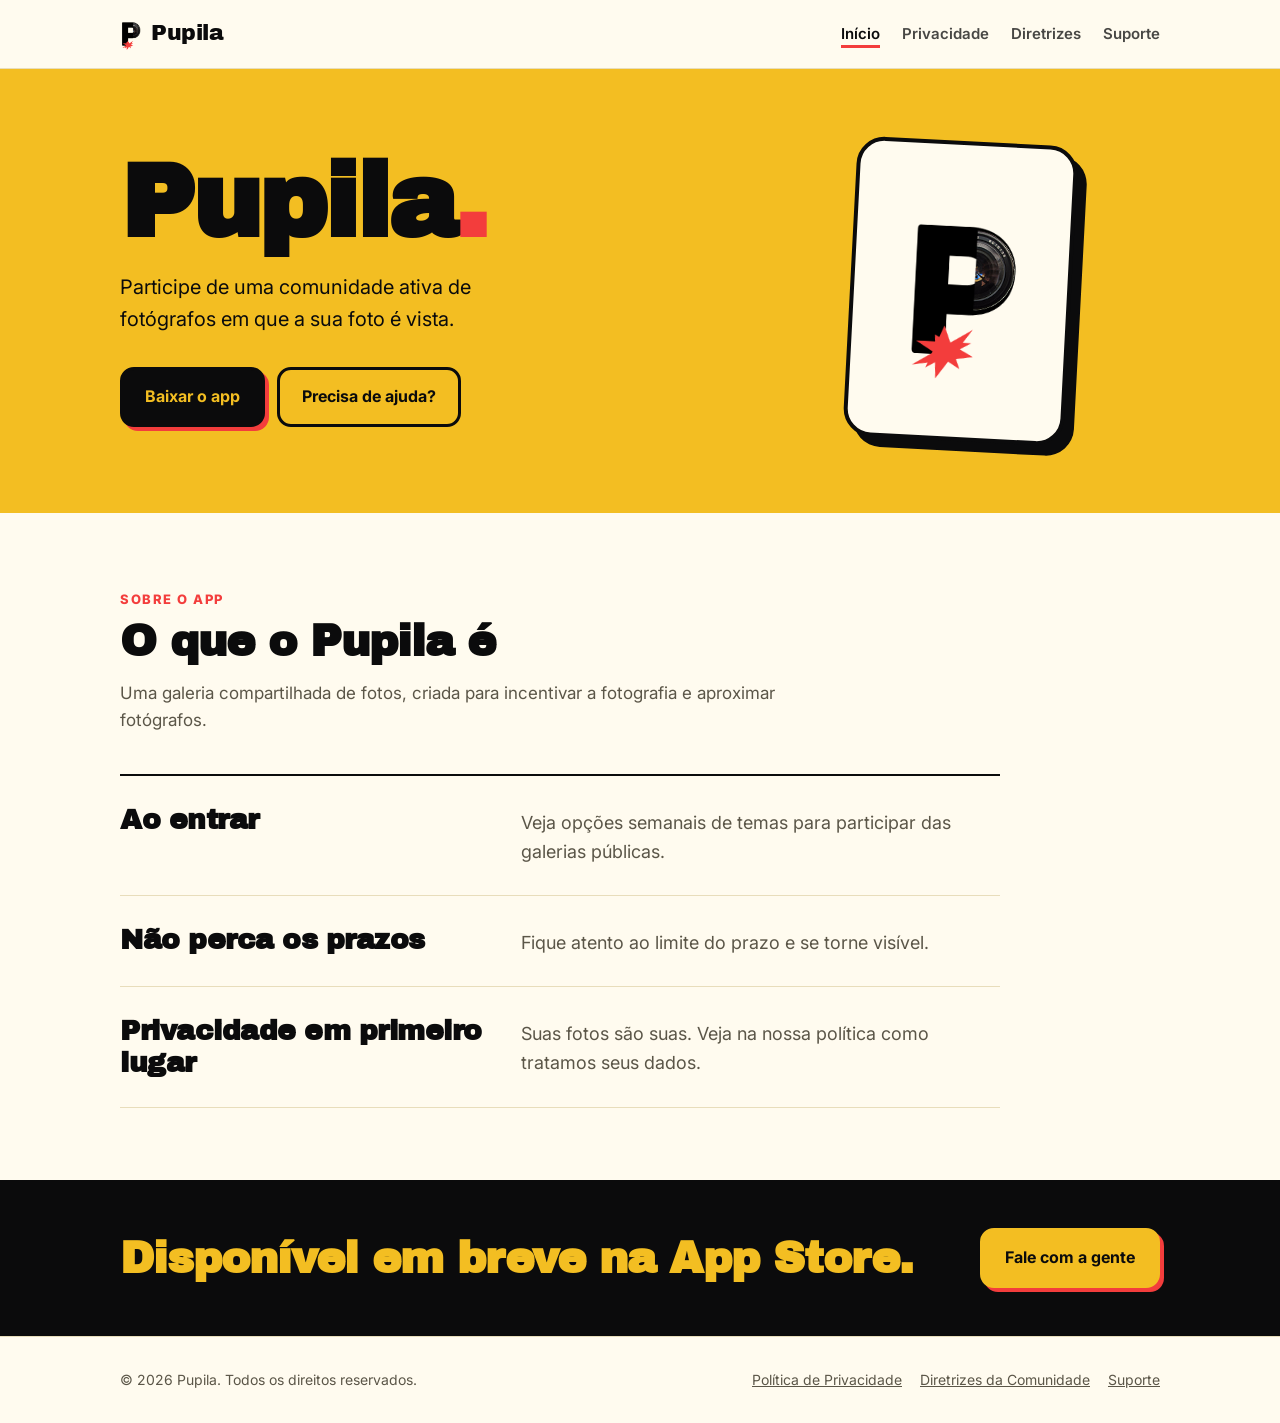
<file: index.html>
<!doctype html>
<html lang="pt-BR">
<head>
<meta charset="utf-8">
<meta name="viewport" content="width=device-width, initial-scale=1">

<title>Pupila</title>
<meta name="description" content="Pupila — informações sobre o app, política de privacidade e suporte.">
<link rel="icon" type="image/png" href="assets/favicon.png">
<link rel="apple-touch-icon" href="assets/apple-touch-icon.png">
<meta name="theme-color" content="#F3BE22">
<link rel="preconnect" href="https://fonts.googleapis.com">
<link rel="preconnect" href="https://fonts.gstatic.com" crossorigin>
<link href="https://fonts.googleapis.com/css2?family=Archivo+Black&family=Inter:wght@400;600;700;800&display=swap" rel="stylesheet">
<link rel="stylesheet" href="style.css">
</head>
<body>
<header class="topo">
  <div class="wrap">
    <a class="marca" href="index.html"><img src="assets/logo.png" alt="Logo do Pupila"><span>Pupila</span></a>
    <nav class="nav">
      <a href="index.html" aria-current="page">Início</a>
      <a href="privacidade.html">Privacidade</a>
      <a href="diretrizes.html">Diretrizes</a>
      <a href="suporte.html">Suporte</a>
    </nav>
  </div>
</header>
<main>
  <section class="hero">
    <div class="wrap">
      <div>
        
        <h1>Pupila<span>.</span></h1>
        <p class="lead"> Participe de uma comunidade ativa de fotógrafos em que a sua foto é vista. </p>
        <div class="botoes">
          <a class="btn btn-escuro" href="#baixar">Baixar o app</a>
          <a class="btn btn-claro" href="suporte.html">Precisa de ajuda?</a>
        </div>
      </div>
      <div class="logo-grande"><img src="assets/logo.png" alt="Logo do Pupila: a letra P com uma lente de câmera"></div>
    </div>
  </section>

  <section class="bloco" id="sobre">
    <div class="wrap">
      <span class="etiqueta">Sobre o app</span>
      <h2>O que o Pupila é</h2>
      <p class="sub">Uma galeria compartilhada de fotos, criada para incentivar a fotografia e aproximar fotógrafos. </p>
      <div class="lista">
        <div class="item"><h3>Ao entrar</h3><p>Veja opções semanais de temas para participar das galerias públicas. </p></div>
        <div class="item"><h3>Não perca os prazos</h3><p>Fique atento ao limite do prazo e se torne visível.</p></div>
        <div class="item"><h3>Privacidade em primeiro lugar</h3><p>Suas fotos são suas. Veja na nossa política como tratamos seus dados.</p></div>
      </div>
    </div>
  </section>

  <section class="faixa" id="baixar">
    <div class="wrap">
      <h2>Disponível em breve na App Store.</h2>
      <!-- Quando o app for publicado, troque o href abaixo pelo link da App Store -->
      <a class="btn" href="suporte.html">Fale com a gente</a>
    </div>
  </section>
</main>
<footer class="rodape">
  <div class="wrap">
    <span>© <span id="ano">2026</span> Pupila. Todos os direitos reservados.</span>
    <nav><a href="privacidade.html">Política de Privacidade</a><a href="diretrizes.html">Diretrizes da Comunidade</a><a href="suporte.html">Suporte</a></nav>
  </div>
</footer>
<script>document.getElementById("ano").textContent = new Date().getFullYear();</script>
</body>
</html>
</file>
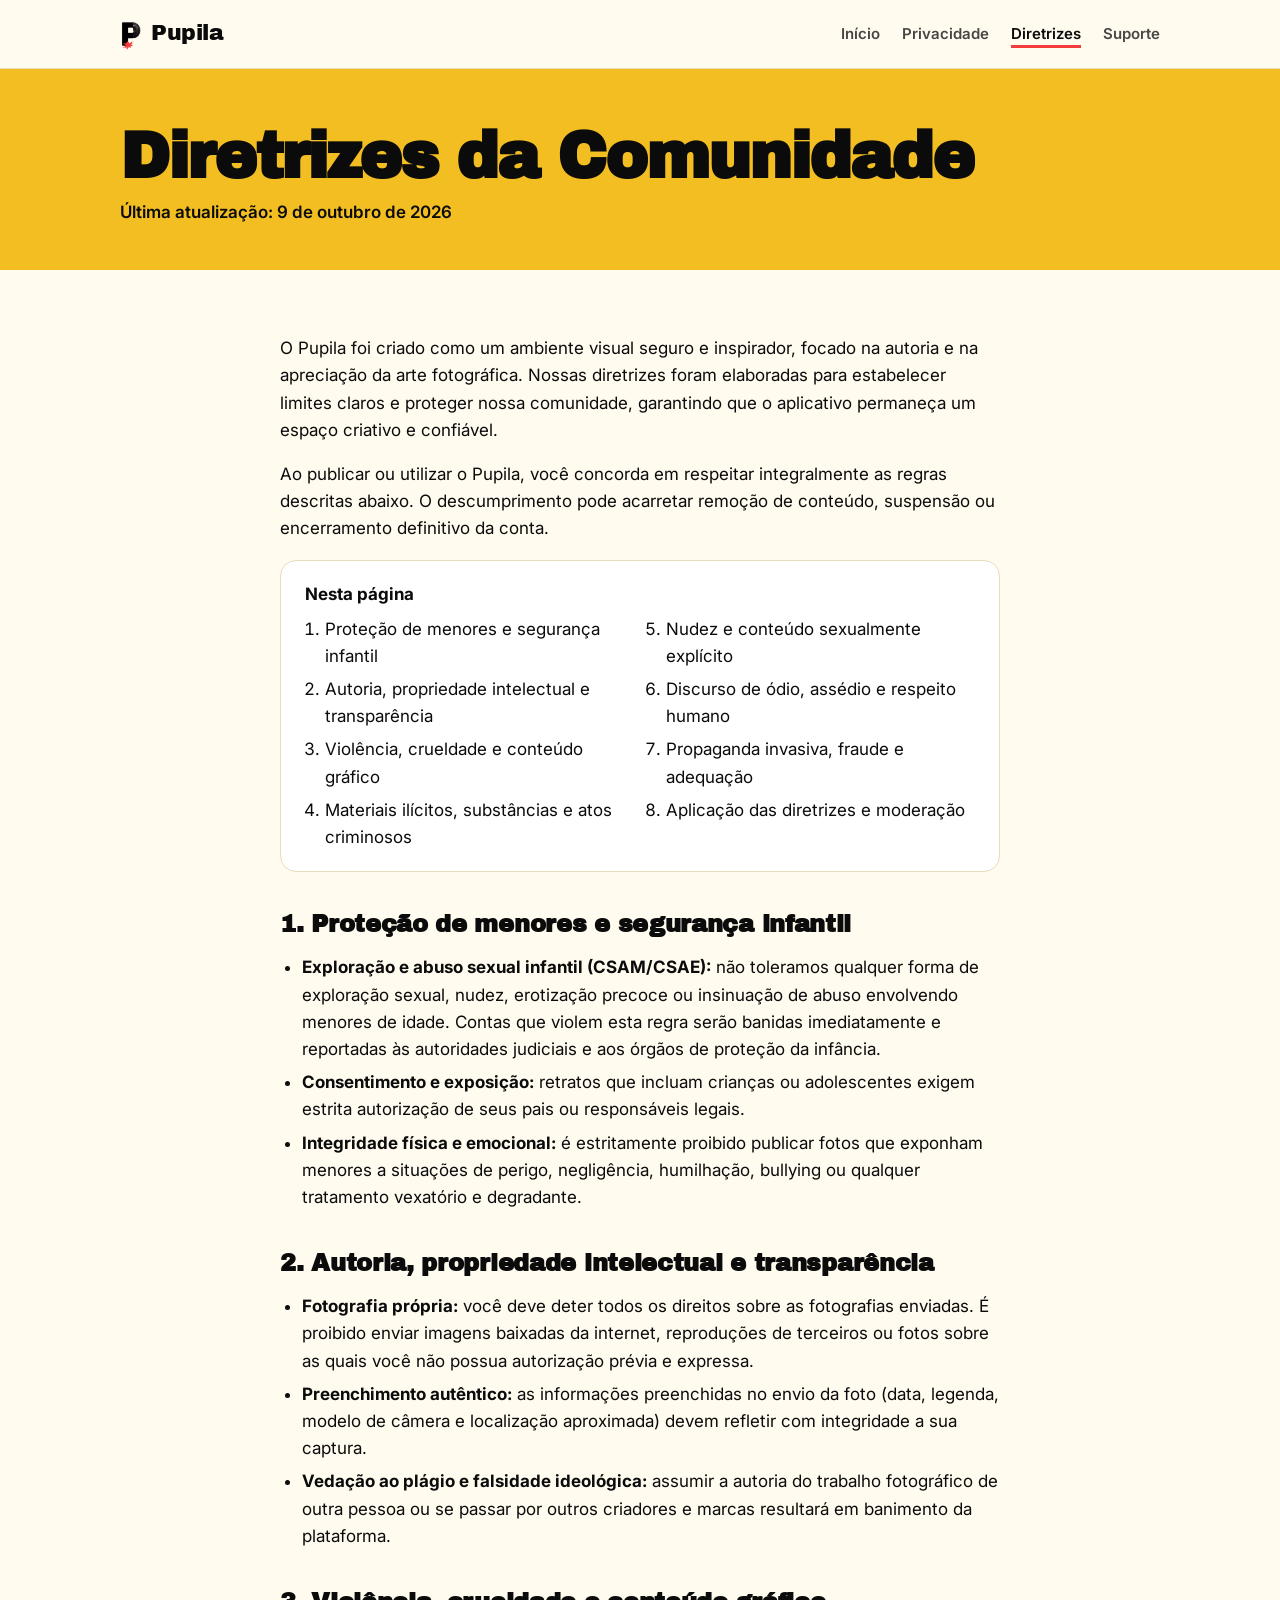
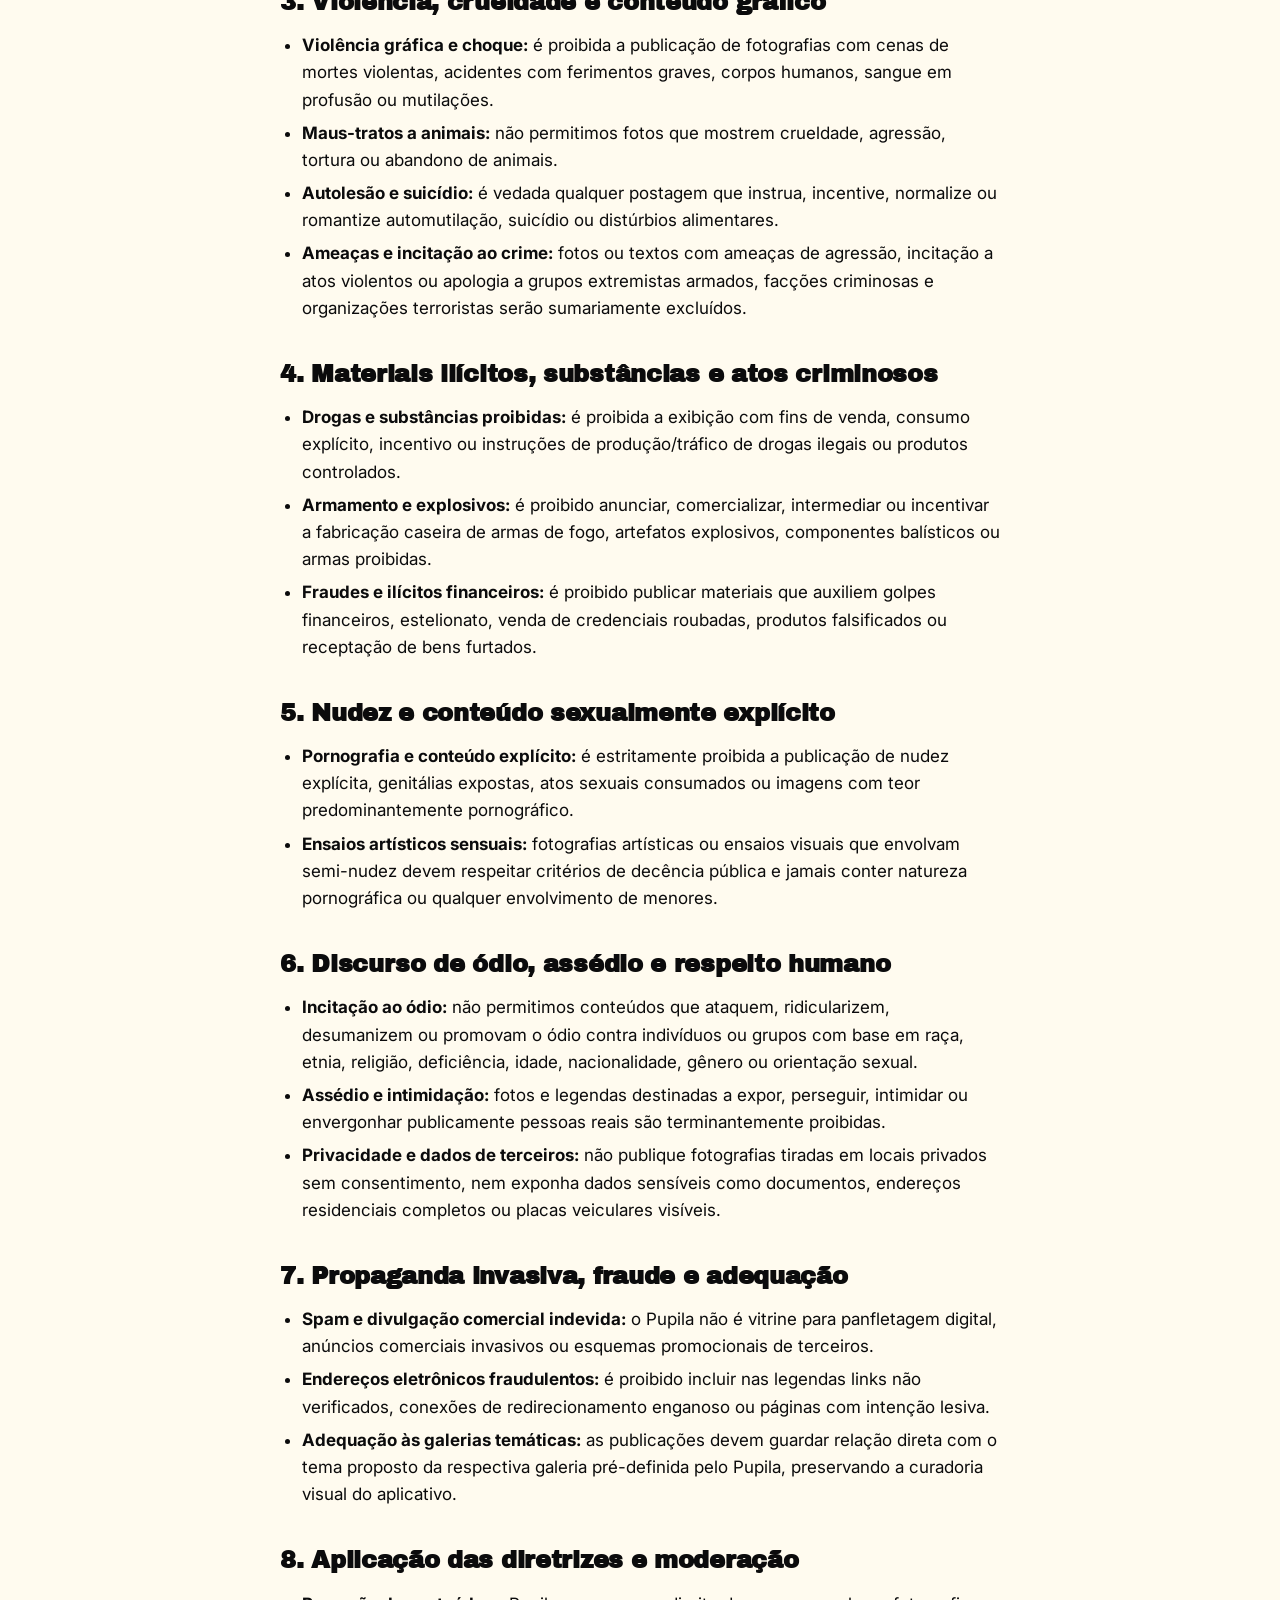
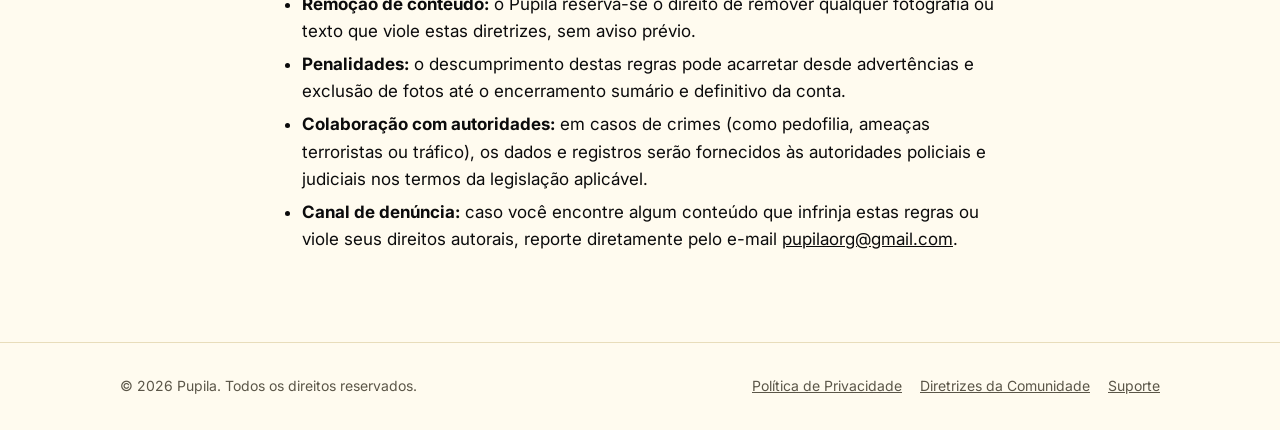
<file: diretrizes.html>
<!doctype html>
<html lang="pt-BR">
<head>
<meta charset="utf-8">
<meta name="viewport" content="width=device-width, initial-scale=1">
<title>Diretrizes da Comunidade · Pupila</title>
<meta name="description" content="Diretrizes da Comunidade do app Pupila.">
<link rel="icon" type="image/png" href="assets/favicon.png">
<link rel="apple-touch-icon" href="assets/apple-touch-icon.png">
<meta name="theme-color" content="#F3BE22">
<link rel="preconnect" href="https://fonts.googleapis.com">
<link rel="preconnect" href="https://fonts.gstatic.com" crossorigin>
<link href="https://fonts.googleapis.com/css2?family=Archivo+Black&family=Inter:wght@400;600;700;800&display=swap" rel="stylesheet">
<link rel="stylesheet" href="style.css">
</head>
<body>
<header class="topo">
  <div class="wrap">
    <a class="marca" href="index.html"><img src="assets/logo.png" alt="Logo do Pupila"><span>Pupila</span></a>
    <nav class="nav">
      <a href="index.html">Início</a>
      <a href="privacidade.html">Privacidade</a>
      <a href="diretrizes.html" aria-current="page">Diretrizes</a>
      <a href="suporte.html">Suporte</a>
    </nav>
  </div>
</header>
<main>
  <div class="cabeca-pagina"><div class="wrap">
    <h1>Diretrizes da Comunidade</h1>
    <p>Última atualização: 9 de outubro de 2026</p>
  </div></div>

  <article class="wrap texto">
    <p>O Pupila foi criado como um ambiente visual seguro e inspirador, focado na autoria e na apreciação da arte fotográfica. Nossas diretrizes foram elaboradas para estabelecer limites claros e proteger nossa comunidade, garantindo que o aplicativo permaneça um espaço criativo e confiável.</p>
    <p>Ao publicar ou utilizar o Pupila, você concorda em respeitar integralmente as regras descritas abaixo. O descumprimento pode acarretar remoção de conteúdo, suspensão ou encerramento definitivo da conta.</p>

    <nav class="indice" aria-label="Índice">
      <strong>Nesta página</strong>
      <ol>
        <li><a href="#menores">Proteção de menores e segurança infantil</a></li>
        <li><a href="#autoria">Autoria, propriedade intelectual e transparência</a></li>
        <li><a href="#violencia">Violência, crueldade e conteúdo gráfico</a></li>
        <li><a href="#ilicitos">Materiais ilícitos, substâncias e atos criminosos</a></li>
        <li><a href="#nudez">Nudez e conteúdo sexualmente explícito</a></li>
        <li><a href="#odio">Discurso de ódio, assédio e respeito humano</a></li>
        <li><a href="#spam">Propaganda invasiva, fraude e adequação</a></li>
        <li><a href="#moderacao">Aplicação das diretrizes e moderação</a></li>
      </ol>
    </nav>

    <h2 id="menores">1. Proteção de menores e segurança infantil</h2>
    <ul>
      <li><strong>Exploração e abuso sexual infantil (CSAM/CSAE):</strong> não toleramos qualquer forma de exploração sexual, nudez, erotização precoce ou insinuação de abuso envolvendo menores de idade. Contas que violem esta regra serão banidas imediatamente e reportadas às autoridades judiciais e aos órgãos de proteção da infância.</li>
      <li><strong>Consentimento e exposição:</strong> retratos que incluam crianças ou adolescentes exigem estrita autorização de seus pais ou responsáveis legais.</li>
      <li><strong>Integridade física e emocional:</strong> é estritamente proibido publicar fotos que exponham menores a situações de perigo, negligência, humilhação, bullying ou qualquer tratamento vexatório e degradante.</li>
    </ul>

    <h2 id="autoria">2. Autoria, propriedade intelectual e transparência</h2>
    <ul>
      <li><strong>Fotografia própria:</strong> você deve deter todos os direitos sobre as fotografias enviadas. É proibido enviar imagens baixadas da internet, reproduções de terceiros ou fotos sobre as quais você não possua autorização prévia e expressa.</li>
      <li><strong>Preenchimento autêntico:</strong> as informações preenchidas no envio da foto (data, legenda, modelo de câmera e localização aproximada) devem refletir com integridade a sua captura.</li>
      <li><strong>Vedação ao plágio e falsidade ideológica:</strong> assumir a autoria do trabalho fotográfico de outra pessoa ou se passar por outros criadores e marcas resultará em banimento da plataforma.</li>
    </ul>

    <h2 id="violencia">3. Violência, crueldade e conteúdo gráfico</h2>
    <ul>
      <li><strong>Violência gráfica e choque:</strong> é proibida a publicação de fotografias com cenas de mortes violentas, acidentes com ferimentos graves, corpos humanos, sangue em profusão ou mutilações.</li>
      <li><strong>Maus-tratos a animais:</strong> não permitimos fotos que mostrem crueldade, agressão, tortura ou abandono de animais.</li>
      <li><strong>Autolesão e suicídio:</strong> é vedada qualquer postagem que instrua, incentive, normalize ou romantize automutilação, suicídio ou distúrbios alimentares.</li>
      <li><strong>Ameaças e incitação ao crime:</strong> fotos ou textos com ameaças de agressão, incitação a atos violentos ou apologia a grupos extremistas armados, facções criminosas e organizações terroristas serão sumariamente excluídos.</li>
    </ul>

    <h2 id="ilicitos">4. Materiais ilícitos, substâncias e atos criminosos</h2>
    <ul>
      <li><strong>Drogas e substâncias proibidas:</strong> é proibida a exibição com fins de venda, consumo explícito, incentivo ou instruções de produção/tráfico de drogas ilegais ou produtos controlados.</li>
      <li><strong>Armamento e explosivos:</strong> é proibido anunciar, comercializar, intermediar ou incentivar a fabricação caseira de armas de fogo, artefatos explosivos, componentes balísticos ou armas proibidas.</li>
      <li><strong>Fraudes e ilícitos financeiros:</strong> é proibido publicar materiais que auxiliem golpes financeiros, estelionato, venda de credenciais roubadas, produtos falsificados ou receptação de bens furtados.</li>
    </ul>

    <h2 id="nudez">5. Nudez e conteúdo sexualmente explícito</h2>
    <ul>
      <li><strong>Pornografia e conteúdo explícito:</strong> é estritamente proibida a publicação de nudez explícita, genitálias expostas, atos sexuais consumados ou imagens com teor predominantemente pornográfico.</li>
      <li><strong>Ensaios artísticos sensuais:</strong> fotografias artísticas ou ensaios visuais que envolvam semi-nudez devem respeitar critérios de decência pública e jamais conter natureza pornográfica ou qualquer envolvimento de menores.</li>
    </ul>

    <h2 id="odio">6. Discurso de ódio, assédio e respeito humano</h2>
    <ul>
      <li><strong>Incitação ao ódio:</strong> não permitimos conteúdos que ataquem, ridicularizem, desumanizem ou promovam o ódio contra indivíduos ou grupos com base em raça, etnia, religião, deficiência, idade, nacionalidade, gênero ou orientação sexual.</li>
      <li><strong>Assédio e intimidação:</strong> fotos e legendas destinadas a expor, perseguir, intimidar ou envergonhar publicamente pessoas reais são terminantemente proibidas.</li>
      <li><strong>Privacidade e dados de terceiros:</strong> não publique fotografias tiradas em locais privados sem consentimento, nem exponha dados sensíveis como documentos, endereços residenciais completos ou placas veiculares visíveis.</li>
    </ul>

    <h2 id="spam">7. Propaganda invasiva, fraude e adequação</h2>
    <ul>
      <li><strong>Spam e divulgação comercial indevida:</strong> o Pupila não é vitrine para panfletagem digital, anúncios comerciais invasivos ou esquemas promocionais de terceiros.</li>
      <li><strong>Endereços eletrônicos fraudulentos:</strong> é proibido incluir nas legendas links não verificados, conexões de redirecionamento enganoso ou páginas com intenção lesiva.</li>
      <li><strong>Adequação às galerias temáticas:</strong> as publicações devem guardar relação direta com o tema proposto da respectiva galeria pré-definida pelo Pupila, preservando a curadoria visual do aplicativo.</li>
    </ul>

    <h2 id="moderacao">8. Aplicação das diretrizes e moderação</h2>
    <ul>
      <li><strong>Remoção de conteúdo:</strong> o Pupila reserva-se o direito de remover qualquer fotografia ou texto que viole estas diretrizes, sem aviso prévio.</li>
      <li><strong>Penalidades:</strong> o descumprimento destas regras pode acarretar desde advertências e exclusão de fotos até o encerramento sumário e definitivo da conta.</li>
      <li><strong>Colaboração com autoridades:</strong> em casos de crimes (como pedofilia, ameaças terroristas ou tráfico), os dados e registros serão fornecidos às autoridades policiais e judiciais nos termos da legislação aplicável.</li>
      <li><strong>Canal de denúncia:</strong> caso você encontre algum conteúdo que infrinja estas regras ou viole seus direitos autorais, reporte diretamente pelo e-mail <a href="mailto:pupilaorg@gmail.com">pupilaorg@gmail.com</a>.</li>
    </ul>
  </article>
</main>
<footer class="rodape">
  <div class="wrap">
    <span>© <span id="ano">2026</span> Pupila. Todos os direitos reservados.</span>
    <nav><a href="privacidade.html">Política de Privacidade</a><a href="diretrizes.html">Diretrizes da Comunidade</a><a href="suporte.html">Suporte</a></nav>
  </div>
</footer>
<script>document.getElementById("ano").textContent = new Date().getFullYear();</script>
</body>
</html>
</file>
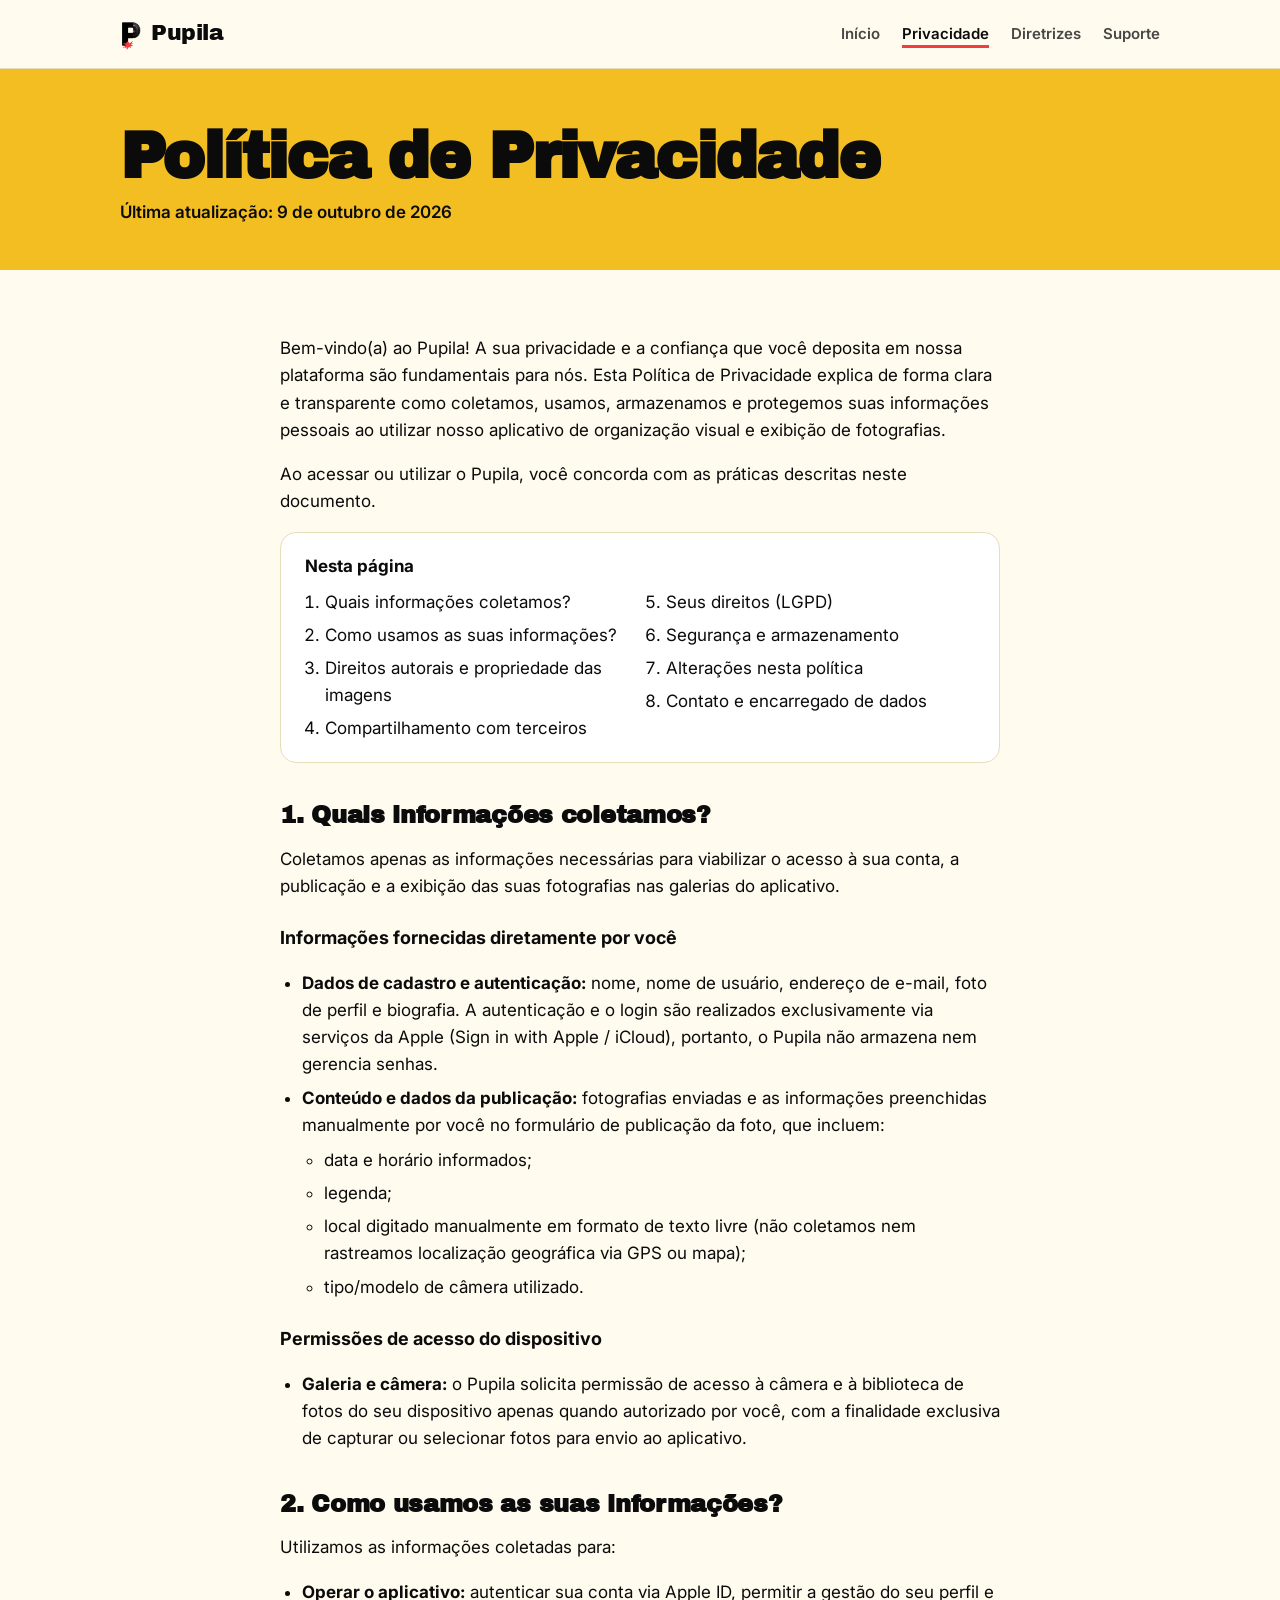
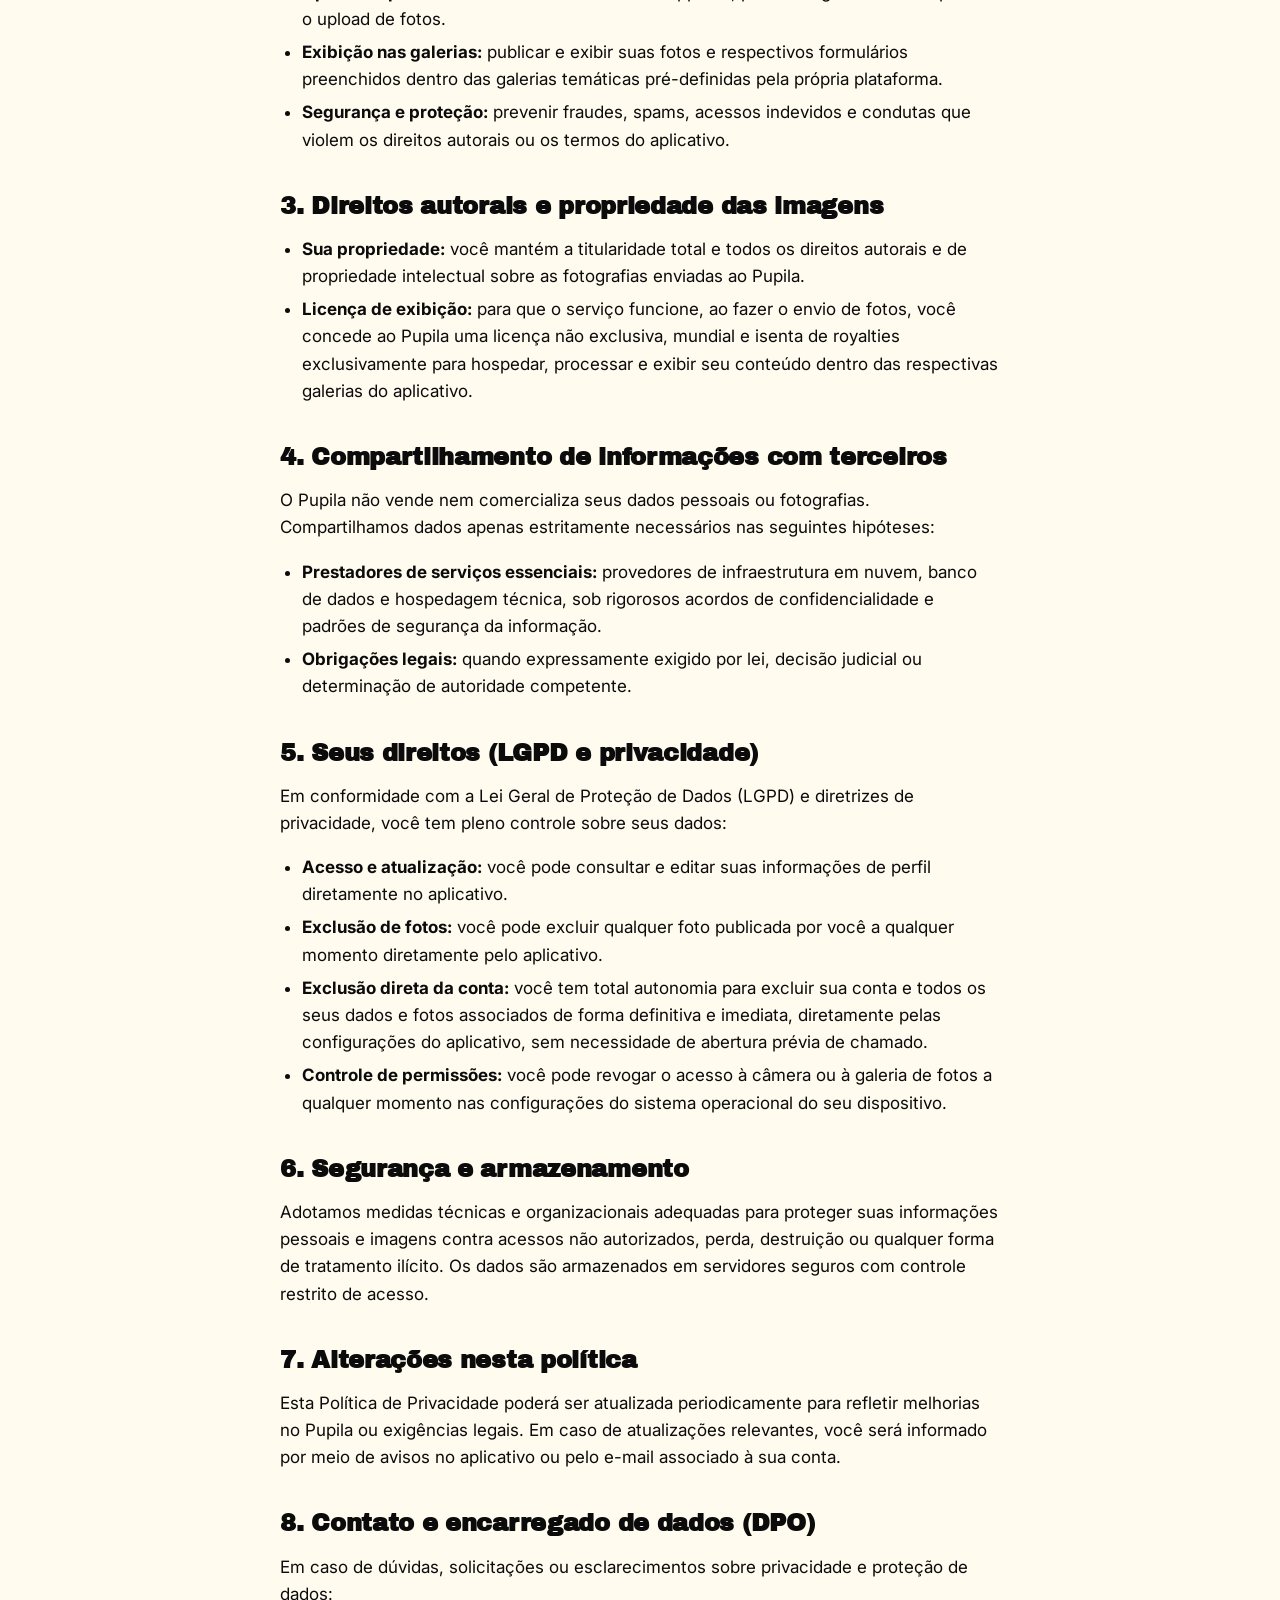
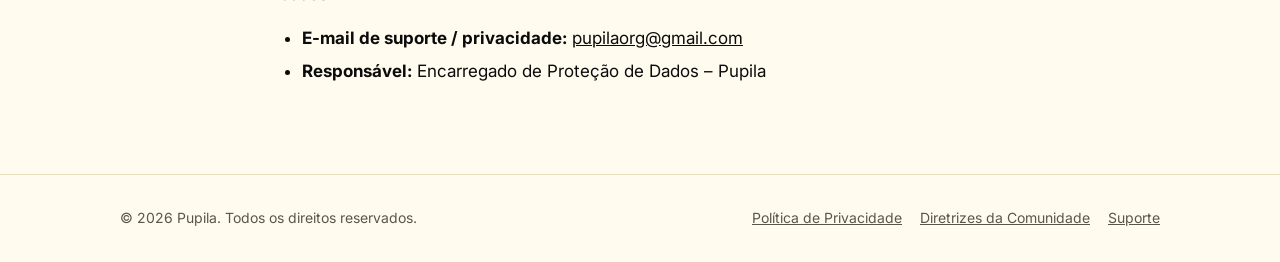
<file: privacidade.html>
<!doctype html>
<html lang="pt-BR">
<head>
<meta charset="utf-8">
<meta name="viewport" content="width=device-width, initial-scale=1">
<title>Política de Privacidade · Pupila</title>
<meta name="description" content="Política de Privacidade do app Pupila.">
<link rel="icon" type="image/png" href="assets/favicon.png">
<link rel="apple-touch-icon" href="assets/apple-touch-icon.png">
<meta name="theme-color" content="#F3BE22">
<link rel="preconnect" href="https://fonts.googleapis.com">
<link rel="preconnect" href="https://fonts.gstatic.com" crossorigin>
<link href="https://fonts.googleapis.com/css2?family=Archivo+Black&family=Inter:wght@400;600;700;800&display=swap" rel="stylesheet">
<link rel="stylesheet" href="style.css">
</head>
<body>
<header class="topo">
  <div class="wrap">
    <a class="marca" href="index.html"><img src="assets/logo.png" alt="Logo do Pupila"><span>Pupila</span></a>
    <nav class="nav">
      <a href="index.html">Início</a>
      <a href="privacidade.html" aria-current="page">Privacidade</a>
      <a href="diretrizes.html">Diretrizes</a>
      <a href="suporte.html">Suporte</a>
    </nav>
  </div>
</header>
<main>
  <div class="cabeca-pagina"><div class="wrap">
    <h1>Política de Privacidade</h1>
    <p>Última atualização: 9 de outubro de 2026</p>
  </div></div>

  <article class="wrap texto">
    <p>Bem-vindo(a) ao Pupila! A sua privacidade e a confiança que você deposita em nossa plataforma são fundamentais para nós. Esta Política de Privacidade explica de forma clara e transparente como coletamos, usamos, armazenamos e protegemos suas informações pessoais ao utilizar nosso aplicativo de organização visual e exibição de fotografias.</p>
    <p>Ao acessar ou utilizar o Pupila, você concorda com as práticas descritas neste documento.</p>

    <nav class="indice" aria-label="Índice">
      <strong>Nesta página</strong>
      <ol>
        <li><a href="#coleta">Quais informações coletamos?</a></li>
        <li><a href="#uso">Como usamos as suas informações?</a></li>
        <li><a href="#direitos-autorais">Direitos autorais e propriedade das imagens</a></li>
        <li><a href="#compartilhamento">Compartilhamento com terceiros</a></li>
        <li><a href="#direitos">Seus direitos (LGPD)</a></li>
        <li><a href="#seguranca">Segurança e armazenamento</a></li>
        <li><a href="#alteracoes">Alterações nesta política</a></li>
        <li><a href="#contato">Contato e encarregado de dados</a></li>
      </ol>
    </nav>

    <h2 id="coleta">1. Quais informações coletamos?</h2>
    <p>Coletamos apenas as informações necessárias para viabilizar o acesso à sua conta, a publicação e a exibição das suas fotografias nas galerias do aplicativo.</p>
    <h3>Informações fornecidas diretamente por você</h3>
    <ul>
      <li><strong>Dados de cadastro e autenticação:</strong> nome, nome de usuário, endereço de e-mail, foto de perfil e biografia. A autenticação e o login são realizados exclusivamente via serviços da Apple (Sign in with Apple / iCloud), portanto, o Pupila não armazena nem gerencia senhas.</li>
      <li><strong>Conteúdo e dados da publicação:</strong> fotografias enviadas e as informações preenchidas manualmente por você no formulário de publicação da foto, que incluem:
        <ul>
          <li> data e horário informados;</li>
          <li>legenda;</li>
          <li>local digitado manualmente em formato de texto livre (não coletamos nem rastreamos localização geográfica via GPS ou mapa);</li>
          <li>tipo/modelo de câmera utilizado.</li>
        </ul>
      </li>
    </ul>
    <h3>Permissões de acesso do dispositivo</h3>
    <ul>
      <li><strong>Galeria e câmera:</strong> o Pupila solicita permissão de acesso à câmera e à biblioteca de fotos do seu dispositivo apenas quando autorizado por você, com a finalidade exclusiva de capturar ou selecionar fotos para envio ao aplicativo.</li>
    </ul>

    <h2 id="uso">2. Como usamos as suas informações?</h2>
    <p>Utilizamos as informações coletadas para:</p>
    <ul>
      <li><strong>Operar o aplicativo:</strong> autenticar sua conta via Apple ID, permitir a gestão do seu perfil e o upload de fotos.</li>
      <li><strong>Exibição nas galerias:</strong> publicar e exibir suas fotos e respectivos formulários preenchidos dentro das galerias temáticas pré-definidas pela própria plataforma.</li>
      <li><strong>Segurança e proteção:</strong> prevenir fraudes, spams, acessos indevidos e condutas que violem os direitos autorais ou os termos do aplicativo.</li>
    </ul>

    <h2 id="direitos-autorais">3. Direitos autorais e propriedade das imagens</h2>
    <ul>
      <li><strong>Sua propriedade:</strong> você mantém a titularidade total e todos os direitos autorais e de propriedade intelectual sobre as fotografias enviadas ao Pupila.</li>
      <li><strong>Licença de exibição:</strong> para que o serviço funcione, ao fazer o envio de fotos, você concede ao Pupila uma licença não exclusiva, mundial e isenta de royalties exclusivamente para hospedar, processar e exibir seu conteúdo dentro das respectivas galerias do aplicativo.</li>
    </ul>

    <h2 id="compartilhamento">4. Compartilhamento de informações com terceiros</h2>
    <p>O Pupila não vende nem comercializa seus dados pessoais ou fotografias. Compartilhamos dados apenas estritamente necessários nas seguintes hipóteses:</p>
    <ul>
      <li><strong>Prestadores de serviços essenciais:</strong> provedores de infraestrutura em nuvem, banco de dados e hospedagem técnica, sob rigorosos acordos de confidencialidade e padrões de segurança da informação.</li>
      <li><strong>Obrigações legais:</strong> quando expressamente exigido por lei, decisão judicial ou determinação de autoridade competente.</li>
    </ul>

    <h2 id="direitos">5. Seus direitos (LGPD e privacidade)</h2>
    <p>Em conformidade com a Lei Geral de Proteção de Dados (LGPD) e diretrizes de privacidade, você tem pleno controle sobre seus dados:</p>
    <ul>
      <li><strong>Acesso e atualização:</strong> você pode consultar e editar suas informações de perfil diretamente no aplicativo.</li>
      <li><strong>Exclusão de fotos:</strong> você pode excluir qualquer foto publicada por você a qualquer momento diretamente pelo aplicativo.</li>
      <li><strong>Exclusão direta da conta:</strong> você tem total autonomia para excluir sua conta e todos os seus dados e fotos associados de forma definitiva e imediata, diretamente pelas configurações do aplicativo, sem necessidade de abertura prévia de chamado.</li>
      <li><strong>Controle de permissões:</strong> você pode revogar o acesso à câmera ou à galeria de fotos a qualquer momento nas configurações do sistema operacional do seu dispositivo.</li>
    </ul>

    <h2 id="seguranca">6. Segurança e armazenamento</h2>
    <p>Adotamos medidas técnicas e organizacionais adequadas para proteger suas informações pessoais e imagens contra acessos não autorizados, perda, destruição ou qualquer forma de tratamento ilícito. Os dados são armazenados em servidores seguros com controle restrito de acesso.</p>

    <h2 id="alteracoes">7. Alterações nesta política</h2>
    <p>Esta Política de Privacidade poderá ser atualizada periodicamente para refletir melhorias no Pupila ou exigências legais. Em caso de atualizações relevantes, você será informado por meio de avisos no aplicativo ou pelo e-mail associado à sua conta.</p>

    <h2 id="contato">8. Contato e encarregado de dados (DPO)</h2>
    <p>Em caso de dúvidas, solicitações ou esclarecimentos sobre privacidade e proteção de dados:</p>
    <ul>
      <li><strong>E-mail de suporte / privacidade:</strong> <a href="mailto:pupilaorg@gmail.com">pupilaorg@gmail.com</a></li>
      <li><strong>Responsável:</strong> Encarregado de Proteção de Dados – Pupila</li>
    </ul>
  </article>
</main>
<footer class="rodape">
  <div class="wrap">
    <span>© <span id="ano">2026</span> Pupila. Todos os direitos reservados.</span>
    <nav><a href="privacidade.html">Política de Privacidade</a><a href="diretrizes.html">Diretrizes da Comunidade</a><a href="suporte.html">Suporte</a></nav>
  </div>
</footer>
<script>document.getElementById("ano").textContent = new Date().getFullYear();</script>
</body>
</html>
</file>
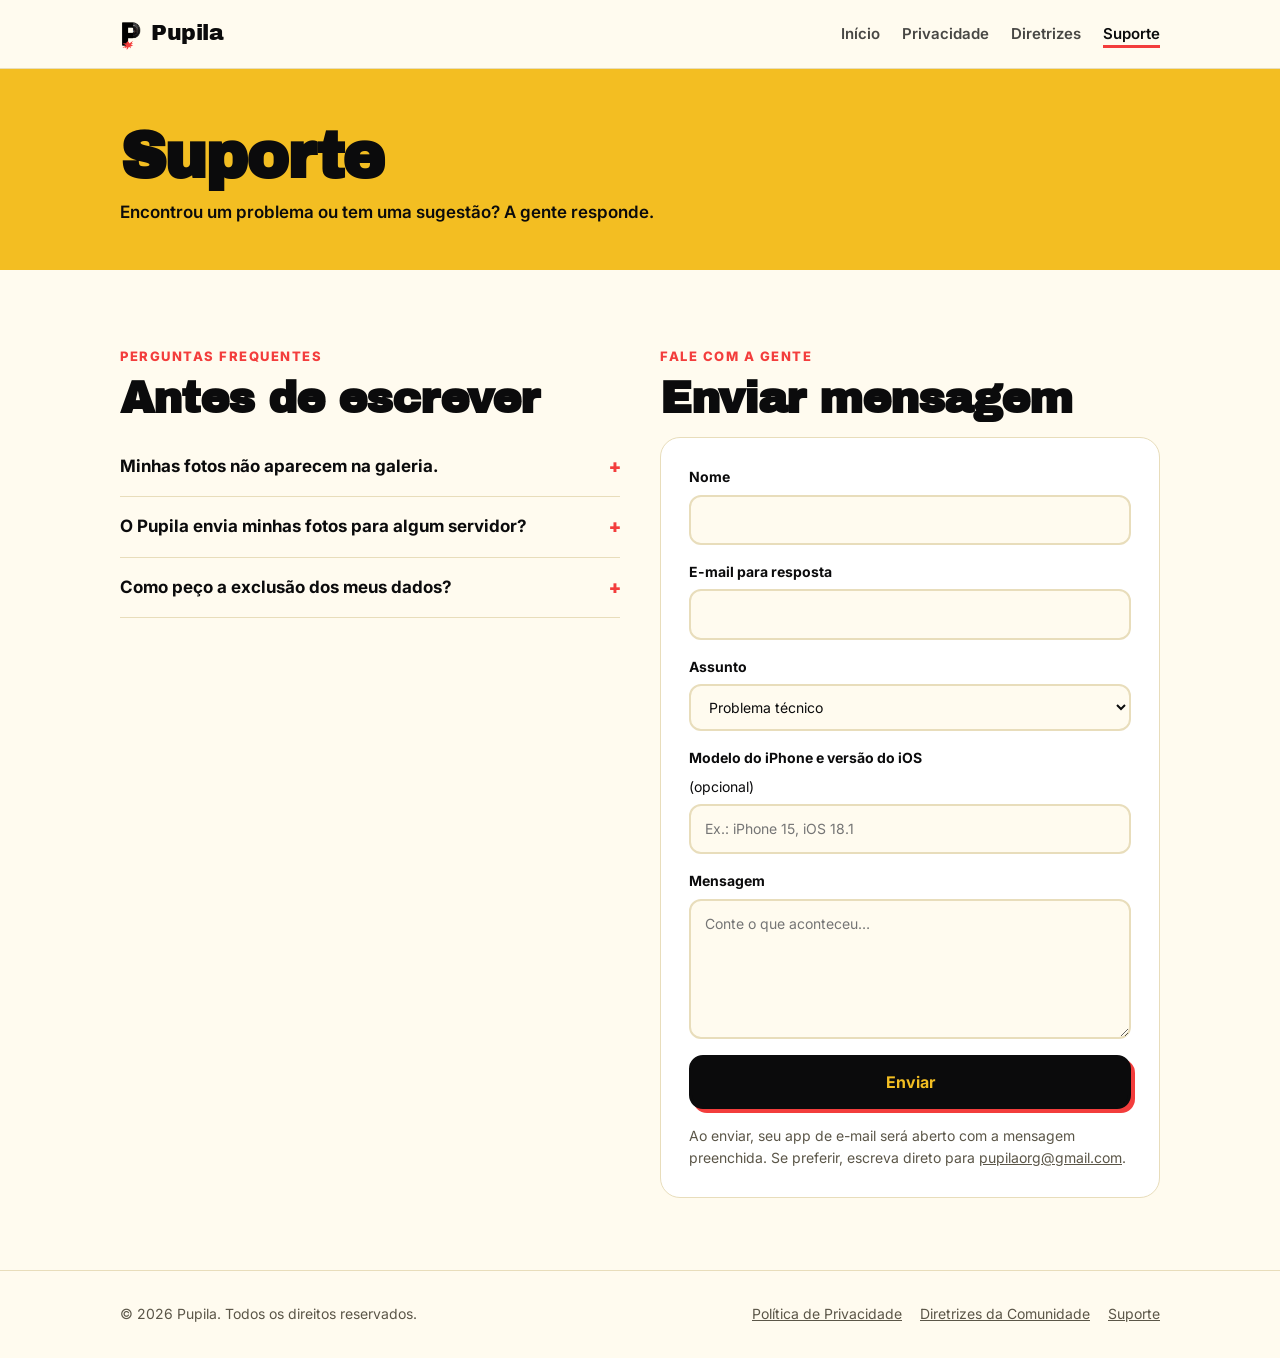
<file: suporte.html>
<!doctype html>
<html lang="pt-BR">
<head>
<meta charset="utf-8">
<meta name="viewport" content="width=device-width, initial-scale=1">
<title>Suporte · Pupila</title>
<meta name="description" content="Central de suporte do app Pupila: perguntas frequentes e contato.">
<link rel="icon" type="image/png" href="assets/favicon.png">
<link rel="apple-touch-icon" href="assets/apple-touch-icon.png">
<meta name="theme-color" content="#F3BE22">
<link rel="preconnect" href="https://fonts.googleapis.com">
<link rel="preconnect" href="https://fonts.gstatic.com" crossorigin>
<link href="https://fonts.googleapis.com/css2?family=Archivo+Black&family=Inter:wght@400;600;700;800&display=swap" rel="stylesheet">
<link rel="stylesheet" href="style.css">
</head>
<body>
<header class="topo">
  <div class="wrap">
    <a class="marca" href="index.html"><img src="assets/logo.png" alt="Logo do Pupila"><span>Pupila</span></a>
    <nav class="nav">
      <a href="index.html">Início</a>
      <a href="privacidade.html">Privacidade</a>
      <a href="diretrizes.html">Diretrizes</a>
      <a href="suporte.html" aria-current="page">Suporte</a>
    </nav>
  </div>
</header>
<main>
  <div class="cabeca-pagina"><div class="wrap">
    <h1>Suporte</h1>
    <p>Encontrou um problema ou tem uma sugestão? A gente responde.</p>
  </div></div>

  <section class="bloco">
    <div class="wrap duas-col">
      <div>
        <span class="etiqueta">Perguntas frequentes</span>
        <h2>Antes de escrever</h2>
        </details>
        <details>
          <summary>Minhas fotos não aparecem na galeria.</summary>
          <p>Verifique se o Pupila tem permissão para acessar Fotos (Ajustes › Pupila › Fotos). Escolha “Acesso total” ou “Adicionar apenas” para que as capturas sejam salvas.</p>
        </details>
        <details>
          <summary>O Pupila envia minhas fotos para algum servidor?</summary>
          <p>Suas fotos ficam compartilhadas com outros usuários do app através do iCloud. Leia a <a href="privacidade.html">Política de Privacidade</a> para mais detalhes.</p>
        </details>
        <details>
          <summary>Como peço a exclusão dos meus dados?</summary>
          <p>Dentro do app, vá em Configurações e selecione “Excluir conta”. Mas atenção: você perderá todas as suas fotos e dados do app.</p>
        </details>
       
      </div>

      <div>
        <span class="etiqueta">Fale com a gente</span>
        <h2>Enviar mensagem</h2>
        <form class="suporte" id="form-suporte">
          <label>Nome
            <input name="nome" required autocomplete="name">
          </label>
          <label>E-mail para resposta
            <input name="email" type="email" required autocomplete="email">
          </label>
          <label>Assunto
            <select name="assunto">
              <option>Problema técnico</option>
              <option>Dúvida sobre o app</option>
              <option>Sugestão</option>
              <option>Privacidade e dados</option>
              <option>Outro</option>
            </select>
          </label>
          <label>Modelo do iPhone e versão do iOS <span style="font-weight:400">(opcional)</span>
            <input name="dispositivo" placeholder="Ex.: iPhone 15, iOS 18.1">
          </label>
          <label>Mensagem
            <textarea name="mensagem" required placeholder="Conte o que aconteceu…"></textarea>
          </label>
          <button class="btn btn-escuro" type="submit">Enviar</button>
          <p class="aviso-ok" id="aviso-ok">Abrimos seu app de e-mail com a mensagem pronta. É só tocar em enviar.</p>
          <p class="nota">Ao enviar, seu app de e-mail será aberto com a mensagem preenchida. Se preferir, escreva direto para <a class="email-suporte" href="mailto:pupilaorg@gmail.com">pupilaorg@gmail.com</a>.</p>
        </form>
      </div>
    </div>
  </section>
</main>
<script>
  // >>> Troque aqui pelo seu e-mail de suporte <<<
  const EMAIL_SUPORTE = "pupilaorg@gmail.com";

  document.querySelectorAll(".email-suporte").forEach(a => { a.href = "mailto:" + EMAIL_SUPORTE; a.textContent = EMAIL_SUPORTE; });
  document.getElementById("form-suporte").addEventListener("submit", e => {
    e.preventDefault();
    const f = new FormData(e.target);
    const assunto = `[Pupila] ${f.get("assunto")}`;
    const corpo = `${f.get("mensagem")}\n\n—\nNome: ${f.get("nome")}\nE-mail: ${f.get("email")}\nDispositivo: ${f.get("dispositivo") || "não informado"}`;
    window.location.href = `mailto:${EMAIL_SUPORTE}?subject=${encodeURIComponent(assunto)}&body=${encodeURIComponent(corpo)}`;
    document.getElementById("aviso-ok").style.display = "block";
  });
</script>
<footer class="rodape">
  <div class="wrap">
    <span>© <span id="ano">2026</span> Pupila. Todos os direitos reservados.</span>
    <nav><a href="privacidade.html">Política de Privacidade</a><a href="diretrizes.html">Diretrizes da Comunidade</a><a href="suporte.html">Suporte</a></nav>
  </div>
</footer>
<script>document.getElementById("ano").textContent = new Date().getFullYear();</script>
</body>
</html>
</file>
<file: style.css>
:root {
  --amarelo: #F3BE22;
  --preto: #0B0B0C;
  --vermelho: #F33D3C;
  --papel: #FFFBEF;
  --tinta: #0B0B0C;
  --suave: #5B5648;
  --linha: #E8DDBB;
  --cartao: #FFFFFF;
  --max: 1080px;
}
@media (prefers-color-scheme: dark) {
  :root {
    --papel: #0F0F10;
    --tinta: #F6F1E1;
    --suave: #ADA690;
    --linha: #2A2822;
    --cartao: #18181A;
  }
}

* { box-sizing: border-box; }
html { scroll-behavior: smooth; }
body {
  margin: 0;
  background: var(--papel);
  color: var(--tinta);
  font-family: "Inter", system-ui, -apple-system, "Segoe UI", sans-serif;
  font-size: 17px;
  line-height: 1.6;
  -webkit-font-smoothing: antialiased;
}
img { max-width: 100%; display: block; }
a { color: inherit; }
.wrap { max-width: var(--max); margin: 0 auto; padding: 0 20px; }

/* Cabeçalho */
.topo { border-bottom: 1px solid var(--linha); background: var(--papel); position: sticky; top: 0; z-index: 10; }
.topo .wrap { display: flex; align-items: center; justify-content: space-between; height: 68px; gap: 16px; }
.marca { display: flex; align-items: center; gap: 10px; text-decoration: none; font-family: "Archivo Black", sans-serif; font-size: 22px; letter-spacing: -0.5px; }
.marca img { height: 40px; width: auto; }
@media (prefers-color-scheme: dark) { .marca img { filter: invert(1) hue-rotate(180deg); } }
.nav { display: flex; gap: 22px; font-weight: 600; font-size: 15px; }
.nav a { text-decoration: none; opacity: .75; }
.nav a:hover, .nav a[aria-current="page"] { opacity: 1; text-decoration: underline; text-decoration-color: var(--vermelho); text-decoration-thickness: 3px; text-underline-offset: 6px; }

/* Hero */
.hero { background: var(--amarelo); color: var(--preto); overflow: hidden; }
.hero .wrap { display: grid; grid-template-columns: 1.2fr .8fr; align-items: center; gap: 40px; padding-top: 72px; padding-bottom: 72px; }
.hero h1 { font-family: "Archivo Black", sans-serif; font-size: clamp(48px, 9vw, 104px); line-height: .92; letter-spacing: -3px; margin: 0 0 20px; }
.hero h1 span { color: var(--vermelho); }
.hero p.lead { font-size: 20px; max-width: 32ch; margin: 0 0 32px; }
.hero .logo-grande { justify-self: center; background: #FFFBEF; border: 4px solid var(--preto); border-radius: 28px; padding: 36px 48px; box-shadow: 10px 10px 0 var(--preto); transform: rotate(3deg); }
.hero .logo-grande img { height: 220px; width: auto; }

.botoes { display: flex; flex-wrap: wrap; gap: 12px; }
.btn { display: inline-flex; align-items: center; gap: 8px; padding: 14px 22px; border-radius: 14px; font-weight: 700; text-decoration: none; border: 3px solid var(--preto); transition: transform .12s, box-shadow .12s; cursor: pointer; font-size: 16px; font-family: inherit; }
.btn-escuro { background: var(--preto); color: var(--amarelo); box-shadow: 4px 4px 0 var(--vermelho); }
.btn-claro { background: transparent; color: var(--preto); }
.btn:hover { transform: translate(-2px, -2px); }

/* Seções */
section.bloco { padding: 72px 0; }
.etiqueta { display: inline-block; font-size: 13px; font-weight: 800; letter-spacing: 1.5px; text-transform: uppercase; color: var(--vermelho); margin-bottom: 8px; }
h2 { font-family: "Archivo Black", sans-serif; font-size: clamp(30px, 5vw, 44px); line-height: 1.05; letter-spacing: -1px; margin: 0 0 16px; }
h3 { font-size: 20px; margin: 0 0 6px; }
.sub { color: var(--suave); max-width: 60ch; margin: 0 0 40px; }

.lista { border-top: 2px solid var(--tinta); max-width: 880px; }
.lista .item { display: grid; grid-template-columns: minmax(0, 1fr) minmax(0, 1.3fr); gap: 32px; align-items: baseline; padding: 28px 0; border-bottom: 1px solid var(--linha); }
.lista h3 { font-family: "Archivo Black", sans-serif; font-size: clamp(22px, 3vw, 28px); line-height: 1.15; letter-spacing: -.5px; margin: 0; }
.lista p { margin: 0; color: var(--suave); font-size: 18px; }

.faixa { background: var(--preto); color: #F6F1E1; }
.faixa .wrap { display: flex; flex-wrap: wrap; align-items: center; justify-content: space-between; gap: 24px; padding-top: 48px; padding-bottom: 48px; }
.faixa h2 { margin: 0; color: var(--amarelo); }
.faixa .btn { border-color: var(--amarelo); background: var(--amarelo); color: var(--preto); box-shadow: 4px 4px 0 var(--vermelho); }

/* Páginas de texto */
.cabeca-pagina { background: var(--amarelo); color: var(--preto); padding: 56px 0 44px; }
.cabeca-pagina h1 { font-family: "Archivo Black", sans-serif; font-size: clamp(36px, 7vw, 64px); letter-spacing: -2px; line-height: 1; margin: 0 0 10px; }
.cabeca-pagina p { margin: 0; font-weight: 600; }
.texto { max-width: 760px; padding-top: 48px; padding-bottom: 72px; }
.texto h2 { font-size: 24px; letter-spacing: -.3px; margin: 40px 0 10px; }
.texto ul { padding-left: 22px; }
.texto li { margin-bottom: 6px; }
.texto h3 { font-size: 18px; margin: 24px 0 8px; }
.texto ul ul { margin-top: 8px; }
.indice { background: var(--cartao); border: 1px solid var(--linha); border-radius: 16px; padding: 20px 24px; }
.indice ol { margin: 8px 0 0; padding-left: 20px; columns: 2; column-gap: 32px; }
.indice a { text-decoration: none; }
.indice a:hover { text-decoration: underline; }

/* Suporte */
.duas-col { display: grid; grid-template-columns: 1fr 1fr; gap: 40px; align-items: start; }
details { border-bottom: 1px solid var(--linha); padding: 16px 0; }
details summary { font-weight: 700; cursor: pointer; list-style: none; display: flex; justify-content: space-between; gap: 12px; }
details summary::-webkit-details-marker { display: none; }
details summary::after { content: "+"; font-family: "Archivo Black", sans-serif; color: var(--vermelho); }
details[open] summary::after { content: "–"; }
details p { margin: 10px 0 0; color: var(--suave); }

form.suporte { background: var(--cartao); border: 1px solid var(--linha); border-radius: 20px; padding: 28px; display: grid; gap: 16px; }
form.suporte label { font-weight: 700; font-size: 14px; display: grid; gap: 6px; }
form.suporte input, form.suporte select, form.suporte textarea {
  font: inherit; font-weight: 400; color: var(--tinta); background: var(--papel);
  border: 2px solid var(--linha); border-radius: 12px; padding: 12px 14px; width: 100%;
}
form.suporte textarea { min-height: 140px; resize: vertical; }
form.suporte input:focus, form.suporte select:focus, form.suporte textarea:focus { outline: none; border-color: var(--amarelo); }
form.suporte .btn { justify-content: center; }
.nota { font-size: 14px; color: var(--suave); margin: 0; }
.aviso-ok { display: none; background: var(--amarelo); color: var(--preto); border-radius: 12px; padding: 12px 14px; font-weight: 600; font-size: 15px; }

/* Rodapé */
.rodape { border-top: 1px solid var(--linha); padding: 32px 0; font-size: 14px; color: var(--suave); }
.rodape .wrap { display: flex; flex-wrap: wrap; justify-content: space-between; gap: 16px; }
.rodape nav { display: flex; gap: 18px; }

@media (max-width: 820px) {
  .hero .wrap, .duas-col { grid-template-columns: 1fr; }
  .hero .logo-grande { order: -1; padding: 24px 32px; }
  .hero .logo-grande img { height: 140px; }
  .lista .item { grid-template-columns: 1fr; gap: 8px; padding: 22px 0; }
  .indice ol { columns: 1; }
  .nav { gap: 14px; font-size: 14px; }
  .marca span { display: none; }
}
</file>
